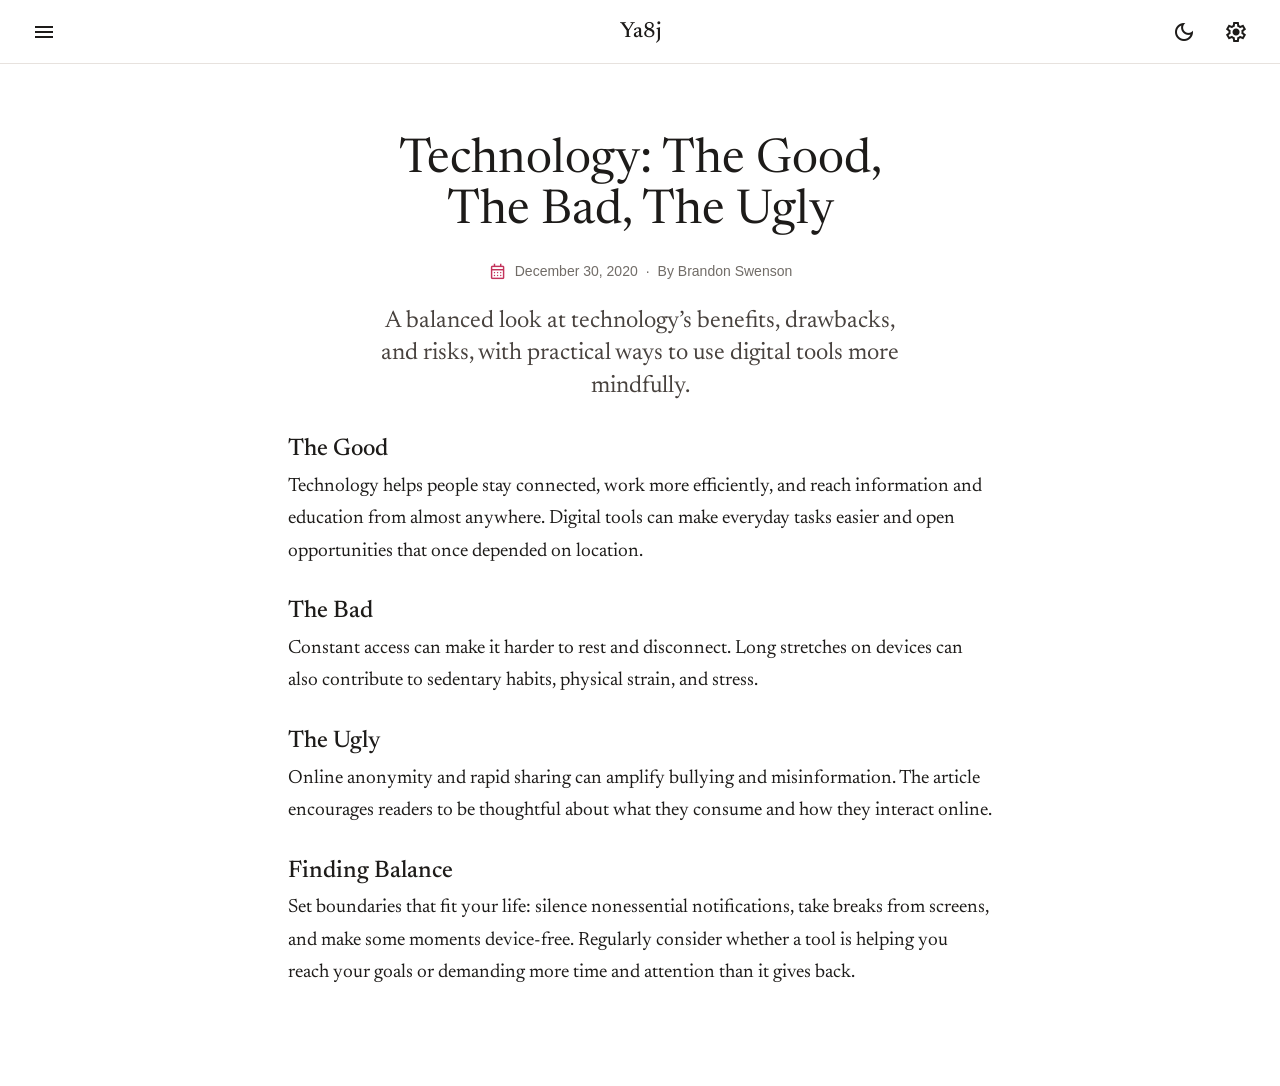
<file: school/html-performance-task/page.html>
<!DOCTYPE html>
<html lang="en">
<head>
    <meta charset="UTF-8">
    <meta name="viewport" content="width=device-width, initial-scale=1.0">
    <title>Blog</title>

    <link rel="stylesheet" href="https://fonts.googleapis.com/css2?family=Material+Symbols+Outlined" />
    <link rel="stylesheet" href="https://fonts.googleapis.com/css2?xfamily=DM+Sans:wght@400;500;600;700&family=Libre+Baskerville:wght@400;700&family=Lora:wght@400;500;600&family=Literata:opsz,wght@7..72,400;7..72,500;7..72,600&family=Newsreader:opsz,wght@6..72,400;6..72,500;6..72,600&display=swap" />
    <link rel="icon" type="image/svg+xml" href="favicon.svg" />
    <link rel="stylesheet" href="style.css" />

</head>
<body>
    <div class="top_bar">
        <div class="left_nav_icons">        
            <button class="icon_button" id="menu-button" type="button" aria-label="Open menu" aria-haspopup="dialog" aria-controls="menu-sheet">
                <span class="material-symbols-outlined">menu</span>
            </button>
            </div>

        <div class="title">
            <h1>Ya8j</h1>
        </div>

        <div class="right_nav_icons">
            <button class="dark_mode_button icon_button" type="button" aria-label="Enable dark mode" aria-pressed="false">
                <span class="material-symbols-outlined">dark_mode</span>
            </button>

            <button class="settings_button icon_button" id="settings-button" type="button" aria-label="Reading settings" aria-haspopup="dialog" aria-controls="settings-sheet">
                <span class="material-symbols-outlined">settings</span>
            </button>
        </div>
    </div>

    <div class="article">
        <div class="header_box">
            <div class="article_header">
                <h2>Technology: The Good, The Bad, The Ugly</h2>

                <div class="article_info">
                    <span class="material-symbols-outlined">calendar_month</span>
                    <span>December 30, 2020</span>
                    <span aria-hidden="true">·</span>
                    <span>By Brandon Swenson</span>
                </div>
            </div>
             
            <div class="subheader">
                <h3>A balanced look at technology’s benefits, drawbacks, and risks, with practical ways to use digital tools more mindfully.</h3>
            </div>
        </div>

        <div class="content">
            <section>
                <h3>The Good</h3>
                <p>Technology helps people stay connected, work more efficiently, and reach information and education from almost anywhere. Digital tools can make everyday tasks easier and open opportunities that once depended on location.</p>
            </section>
            <section>
                <h3>The Bad</h3>
                <p>Constant access can make it harder to rest and disconnect. Long stretches on devices can also contribute to sedentary habits, physical strain, and stress.</p>
            </section>
            <section>
                <h3>The Ugly</h3>
                <p>Online anonymity and rapid sharing can amplify bullying and misinformation. The article encourages readers to be thoughtful about what they consume and how they interact online.</p>
            </section>
            <section>
                <h3>Finding Balance</h3>
                <p>Set boundaries that fit your life: silence nonessential notifications, take breaks from screens, and make some moments device-free. Regularly consider whether a tool is helping you reach your goals or demanding more time and attention than it gives back.</p>
            </section>
        </div>
    </div>


    <dialog class="side_sheet settings_sheet" id="settings-sheet" aria-labelledby="settings-title">
        <div class="right_sheet">
            <header class="settings_header">
                <h2 id="settings-title">Reading settings</h2>
                <button class="settings_close" type="button" aria-label="Close settings">
                    <span class="material-symbols-outlined">close</span>
                </button>
            </header>
            <div class="settings_controls">
                <div class="setting_group">
                    <label class="setting_label" for="font-picker">Reading font</label>
                    <select id="font-picker">
                        <option value="newsreader">Newsreader</option>
                        <option value="libre-baskerville">Libre Baskerville</option>
                        <option value="lora">Lora</option>
                        <option value="literata">Literata</option>
                    </select>
                </div>
            </div>
        </div>
    </dialog>

    <dialog class="side_sheet menu_sheet" id="menu-sheet" aria-labelledby="menu-sheet-title">
        <div class="right_sheet">
            <header class="settings_header">
                <h2 id="menu-sheet-title">Menu</h2>
                <button class="settings_close" type="button" aria-label="Close menu">
                    <span class="material-symbols-outlined">close</span>
                </button>
            </header>
            <p class="coming_soon">Coming soon</p>
        </div>
    </dialog>
    <script src="logic.js"></script>

</body>
</html>
</file>
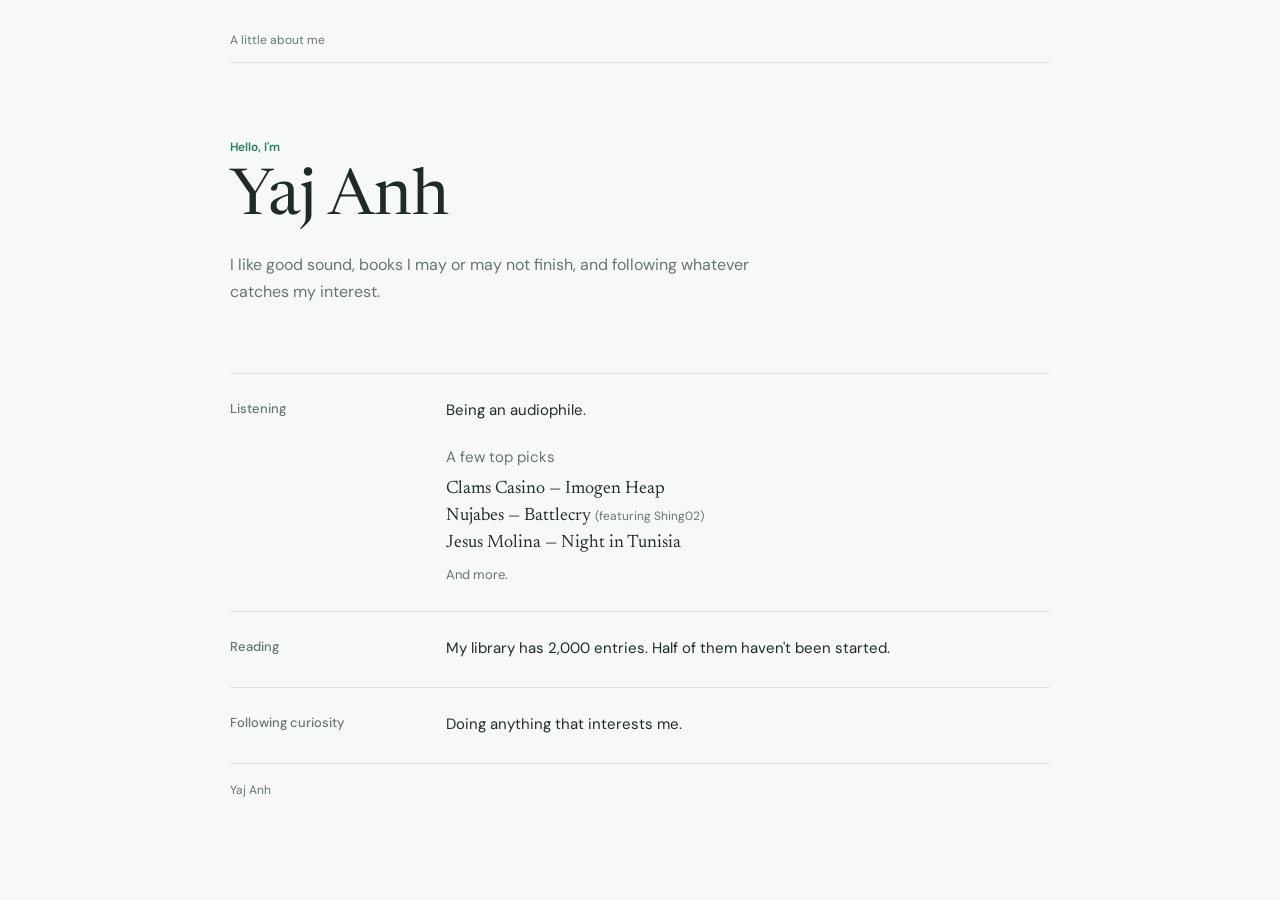
<file: src/me/about_me.html>
<!DOCTYPE html>
<html lang="en">
<head>
    <meta charset="UTF-8">
    <meta name="viewport" content="width=device-width, initial-scale=1.0">
    <meta name="description" content="A little about Yaj Anh: music, reading, and following curiosity.">
    <title>About | Yaj Anh</title>
    <link rel="icon" type="image/png" href="../../logo.png">
    <link rel="preconnect" href="https://fonts.googleapis.com">
    <link rel="preconnect" href="https://fonts.gstatic.com" crossorigin>
    <link href="https://fonts.googleapis.com/css2?family=DM+Sans:wght@400;500;600&family=Newsreader:opsz,wght@6..72,400;6..72,500;6..72,600&display=swap" rel="stylesheet">
    <style>
        :root {
            color-scheme: light;
            --ink: #202b27;
            --muted: #68756f;
            --line: #dce4df;
            --accent: #287c65;
            --paper: #f7f9f7;
            --serif: "Newsreader", Georgia, serif;
            --sans: "DM Sans", sans-serif;
        }

        * {
            box-sizing: border-box;
        }

        body {
            min-height: 100vh;
            margin: 0;
            background: var(--paper);
            color: var(--ink);
            font-family: var(--sans);
            -webkit-font-smoothing: antialiased;
        }

        .about-page {
            width: min(100% - 48px, 820px);
            margin: 0 auto;
            padding: 32px 0 28px;
        }

        .page-label,
        .eyebrow,
        .detail-label,
        .page-footer {
            color: var(--muted);
            font-size: 12px;
        }

        .page-label {
            padding-bottom: 14px;
            border-bottom: 1px solid var(--line);
        }

        .intro {
            max-width: 620px;
            padding: 76px 0 68px;
        }

        .eyebrow {
            margin: 0 0 12px;
            color: var(--accent);
            font-weight: 600;
        }

        h1 {
            margin: 0;
            font-family: var(--serif);
            font-size: 64px;
            font-weight: 400;
            line-height: 1;
        }

        .intro-copy {
            max-width: 48ch;
            margin: 20px 0 0;
            color: var(--muted);
            font-size: 16px;
            line-height: 1.7;
        }

        .interests {
            border-top: 1px solid var(--line);
        }

        .interest-row {
            display: grid;
            grid-template-columns: 180px minmax(0, 1fr);
            gap: 36px;
            padding: 24px 0 26px;
            border-bottom: 1px solid var(--line);
        }

        .interest-row h2 {
            margin: 2px 0 0;
            color: var(--muted);
            font-size: 13px;
            font-weight: 500;
        }

        .interest-row p {
            margin: 0;
            font-size: 15px;
            line-height: 1.65;
        }

        .detail-label {
            margin-top: 22px !important;
        }

        .track-list {
            display: grid;
            gap: 9px;
            margin: 10px 0 0;
            padding: 0;
            list-style: none;
            font-family: var(--serif);
            font-size: 18px;
        }

        .track-list span,
        .muted {
            color: var(--muted);
        }

        .track-list span {
            font-family: var(--sans);
            font-size: 12px;
        }

        .muted {
            margin-top: 12px !important;
            font-size: 13px !important;
        }

        .page-footer {
            padding-top: 18px;
        }

        @media (max-width: 600px) {
            .about-page {
                width: min(100% - 40px, 820px);
                padding-top: 24px;
            }

            .intro {
                padding: 64px 0 52px;
            }

            h1 {
                font-size: 48px;
            }

            .interest-row {
                grid-template-columns: 1fr;
                gap: 12px;
                padding: 20px 0 22px;
            }

            .track-list {
                font-size: 17px;
            }
        }
    </style>
</head>
<body>
    <main class="about-page">
        <div class="page-label">A little about me</div>

        <header class="intro">
            <p class="eyebrow">Hello, I'm</p>
            <h1>Yaj Anh</h1>
            <p class="intro-copy">I like good sound, books I may or may not finish, and following whatever catches my interest.</p>
        </header>

        <section class="interests" aria-label="A few things I enjoy">
            <article class="interest-row">
                <h2>Listening</h2>
                <div>
                    <p>Being an audiophile.</p>
                    <p class="detail-label">A few top picks</p>
                    <ul class="track-list">
                        <li>Clams Casino — Imogen Heap</li>
                        <li>Nujabes — Battlecry <span>(featuring Shing02)</span></li>
                        <li>Jesus Molina — Night in Tunisia</li>
                    </ul>
                    <p class="muted">And more.</p>
                </div>
            </article>

            <article class="interest-row">
                <h2>Reading</h2>
                <p>My library has 2,000 entries. Half of them haven't been started.</p>
            </article>

            <article class="interest-row">
                <h2>Following curiosity</h2>
                <p>Doing anything that interests me.</p>
            </article>
        </section>

        <footer class="page-footer">Yaj Anh</footer>
    </main>
</body>
</html>
</file>
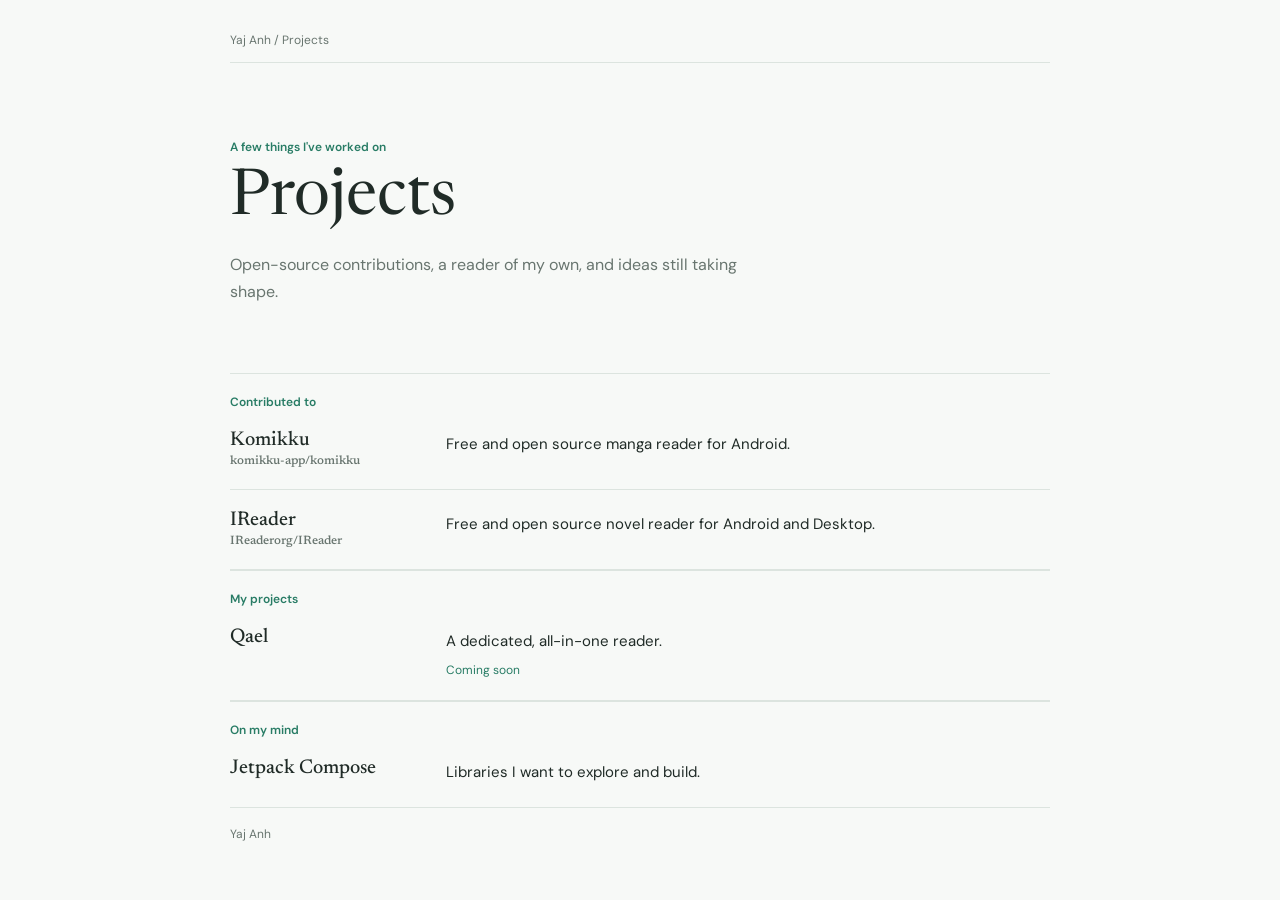
<file: src/me/github_projects.html>
<!DOCTYPE html>
<html lang="en">
<head>
    <meta charset="UTF-8">
    <meta name="viewport" content="width=device-width, initial-scale=1.0">
    <meta name="description" content="Open-source contributions, personal projects, and ideas from Yaj Anh.">
    <title>Projects | Yaj Anh</title>
    <link rel="icon" type="image/png" href="../../logo.png">
    <link rel="preconnect" href="https://fonts.googleapis.com">
    <link rel="preconnect" href="https://fonts.gstatic.com" crossorigin>
    <link href="https://fonts.googleapis.com/css2?family=DM+Sans:wght@400;500;600&family=Newsreader:opsz,wght@6..72,400;6..72,500;6..72,600&display=swap" rel="stylesheet">
    <style>
        :root {
            color-scheme: light;
            --ink: #202b27;
            --muted: #68756f;
            --line: #dce4df;
            --accent: #287c65;
            --paper: #f7f9f7;
            --serif: "Newsreader", Georgia, serif;
            --sans: "DM Sans", sans-serif;
        }

        * {
            box-sizing: border-box;
        }

        body {
            min-height: 100vh;
            margin: 0;
            background: var(--paper);
            color: var(--ink);
            font-family: var(--sans);
            -webkit-font-smoothing: antialiased;
        }

        .projects-page {
            width: min(100% - 48px, 820px);
            margin: 0 auto;
            padding: 32px 0 28px;
        }

        .page-label,
        .eyebrow,
        .repo-name,
        .page-footer {
            color: var(--muted);
            font-size: 12px;
        }

        .page-label {
            padding-bottom: 14px;
            border-bottom: 1px solid var(--line);
        }

        .intro {
            max-width: 620px;
            padding: 76px 0 68px;
        }

        .eyebrow {
            margin: 0 0 12px;
            color: var(--accent);
            font-weight: 600;
        }

        h1 {
            margin: 0;
            font-family: var(--serif);
            font-size: 64px;
            font-weight: 400;
            line-height: 1;
        }

        .intro-copy {
            max-width: 48ch;
            margin: 20px 0 0;
            color: var(--muted);
            font-size: 16px;
            line-height: 1.7;
        }

        .project-section {
            border-top: 1px solid var(--line);
        }

        .section-heading {
            margin: 0;
            padding: 20px 0 0;
            color: var(--accent);
            font-size: 12px;
            font-weight: 600;
        }

        .project-row {
            display: grid;
            grid-template-columns: 180px minmax(0, 1fr);
            gap: 36px;
            padding: 20px 0 22px;
            border-bottom: 1px solid var(--line);
        }

        .project-row h3 {
            margin: 0;
            font-family: var(--serif);
            font-size: 20px;
            font-weight: 500;
        }

        .project-row a {
            color: inherit;
            text-decoration-color: transparent;
            text-underline-offset: 3px;
            transition: color 140ms ease, text-decoration-color 140ms ease;
        }

        .project-row a:hover {
            color: var(--accent);
            text-decoration-color: currentColor;
        }

        .repo-name {
            display: block;
            margin-top: 5px;
        }

        .project-description {
            margin: 2px 0 0;
            font-size: 15px;
            line-height: 1.65;
        }

        .project-status {
            margin: 8px 0 0;
            color: var(--accent);
            font-size: 12px;
        }

        .page-footer {
            padding-top: 18px;
        }

        @media (max-width: 600px) {
            .projects-page {
                width: min(100% - 40px, 820px);
                padding-top: 24px;
            }

            .intro {
                padding: 64px 0 52px;
            }

            h1 {
                font-size: 48px;
            }

            .project-row {
                grid-template-columns: 1fr;
                gap: 10px;
                padding: 18px 0 20px;
            }
        }
    </style>
</head>
<body>
    
    <main class="projects-page">
        <div class="page-label">Yaj Anh / Projects</div>

        <header class="intro">
            <p class="eyebrow">A few things I've worked on</p>
            <h1>Projects</h1>
            <p class="intro-copy">Open-source contributions, a reader of my own, and ideas still taking shape.</p>
        </header>

        <section class="project-section" aria-labelledby="contributed-heading">
            <h2 class="section-heading" id="contributed-heading">Contributed to</h2>
            <article class="project-row">
                <h3><a href="https://github.com/komikku-app/komikku" target="_blank" rel="noopener noreferrer">Komikku</a><span class="repo-name">komikku-app/komikku</span></h3>
                <p class="project-description">Free and open source manga reader for Android.</p>
            </article>
            <article class="project-row">
                <h3><a href="https://github.com/IReaderorg/IReader" target="_blank" rel="noopener noreferrer">IReader</a><span class="repo-name">IReaderorg/IReader</span></h3>
                <p class="project-description">Free and open source novel reader for Android and Desktop.</p>
            </article>
        </section>

        <section class="project-section" aria-labelledby="personal-heading">
            <h2 class="section-heading" id="personal-heading">My projects</h2>
            <article class="project-row">
                <h3>Qael</h3>
                <div>
                    <p class="project-description">A dedicated, all-in-one reader.</p>
                    <p class="project-status">Coming soon</p>
                </div>
            </article>
        </section>

        <section class="project-section" aria-labelledby="plans-heading">
            <h2 class="section-heading" id="plans-heading">On my mind</h2>
            <article class="project-row">
                <h3>Jetpack Compose</h3>
                <p class="project-description">Libraries I want to explore and build.</p>
            </article>
        </section>

        <footer class="page-footer">Yaj Anh</footer>
    </main>
</body>
</html>
</file>
<file: school/html-performance-task/style.css>
:root {
	color-scheme: light;
	--ink: #1d1b19;
	--muted: #716c67;
	--line: #e7e2de;
	--accent: #c3335b;
	--surface: #fff;
	--subheader: #48423e;
	--reading-font: "Newsreader", Georgia, serif;
	--reading-font-size: 1.2rem;
	--reading-line-height: 1.7;
	--article-width: 44rem;
}

* {
	box-sizing: border-box;
}

body,
body * {
	transition: color 240ms ease, background-color 240ms ease, border-color 240ms ease, box-shadow 240ms ease;
}

body {
	margin: 0;
	background: var(--surface);
	color: var(--ink);
	font-family: "DM Sans", sans-serif;
	-webkit-font-smoothing: antialiased;
}

body.darkmode {
	color-scheme: dark;
	--ink: #e7e2de;
	--muted: #a39d97;
	--line: #3c3a37;
	--accent: #c3335b;
	--surface: #1d1b19;
	--subheader: #c9c4bf;
	background: var(--surface);
}

.material-symbols-outlined {
	display: inline-block;
	font-family: "Material Symbols Outlined";
	font-weight: normal;
	font-style: normal;
	font-size: 24px;
	line-height: 1;
	letter-spacing: normal;
	text-transform: none;
	white-space: nowrap;
	word-wrap: normal;
	direction: ltr;
	font-feature-settings: "liga";
	-webkit-font-feature-settings: "liga";
	-webkit-font-smoothing: antialiased;
}

.top_bar {
	display: grid;
	grid-template-columns: 1fr auto 1fr;
	align-items: center;
	min-height: 4rem;
	padding: 0 1.5rem;
	border-bottom: 1px solid var(--line);
	background: var(--surface);
}

.icon_button {
	display: grid;
	width: 2.5rem;
	height: 2.5rem;
	place-items: center;
	padding: 0.25rem;
	border: 0;
	border-radius: 50%;
	background: transparent;
	color: inherit;
	cursor: pointer;
}

.icon_button:hover {
	background: color-mix(in srgb, var(--line) 55%, transparent);
}

.icon_button:focus-visible {
	outline: 2px solid var(--accent);
	outline-offset: 3px;
}

.left_nav_icons {
	display: flex;
	align-items: center;
	gap: 0.75rem;
	color: var(--ink);
	justify-self: start;
}

.right_nav_icons {
	display: flex;
	align-items: center;
	gap: 0.75rem;
	color: var(--ink);
	justify-self: end;
}

.title {
	grid-column: 2;
	justify-self: center;
	min-width: 0;
	max-width: min(24rem, 55vw);
}

.title h1 {
	overflow: hidden;
	margin: 0;
	font-family: "Newsreader", Georgia, serif;
	font-size: 1.375rem;
	font-weight: 500;
	line-height: 1;
	text-align: center;
	text-overflow: ellipsis;
	white-space: nowrap;
}

.article {
	width: min(calc(100% - 2rem), var(--article-width));
	margin: 4.5rem auto 6rem;
}

.article_header h2 {
	max-width: 19ch;
	margin: 0 auto;
	font-family: var(--reading-font);
	font-size: 3rem;
	font-weight: 400;
	line-height: 1.06;
	text-align: center;
}

.article_info {
	display: flex;
	align-items: center;
	justify-content: center;
	gap: 0.5rem;
	margin-top: 1.5rem;
	color: var(--muted);
	font-size: 0.875rem;
}

.article_info .material-symbols-outlined {
	color: var(--accent);
	font-size: 1.2rem;
}

.subheader h3 {
	max-width: 42ch;
	margin: 1.5rem auto 0;
	color: var(--subheader);
	font-family: var(--reading-font);
	font-size: 1.5rem;
	font-weight: 400;
	line-height: 1.35;
	text-align: center;
}

.content {
	margin-top: 2rem;
}

.content section + section {
	margin-top: 1.75rem;
}

.content h3 {
	margin: 0 0 0.4rem;
	font-family: var(--reading-font);
	font-size: 1.5rem;
	font-weight: 500;
	line-height: 1.25;
}

.content p {
	max-width: 66ch;
	margin: 0 auto;
	font-family: var(--reading-font);
	font-size: var(--reading-font-size);
	line-height: var(--reading-line-height);
	text-align: left;
}

@keyframes fade-in-slide-up {
	from {
		opacity: 0;
		transform: translateY(14px);
	}
	to {
		opacity: 1;
		transform: translateY(0);
	}
}

@media (prefers-reduced-motion: no-preference) {
	.title h1,
	.article_header h2,
	.article_info,
	.subheader h3,
	.content section {
		animation: fade-in-slide-up 650ms cubic-bezier(0.22, 1, 0.36, 1) both;
	}

	.title h1 {
		animation-delay: 40ms;
	}

	.article_header h2 {
		animation-delay: 120ms;
	}

	.article_info {
		animation-delay: 200ms;
	}

	.subheader h3 {
		animation-delay: 280ms;
	}

	.content section:nth-child(1) {
		animation-delay: 380ms;
	}

	.content section:nth-child(2) {
		animation-delay: 500ms;
	}

	.content section:nth-child(3) {
		animation-delay: 620ms;
	}

	.content section:nth-child(4) {
		animation-delay: 740ms;
	}
}

.side_sheet {
	position: fixed;
	inset: 0 0 0 auto;
	width: min(25rem, 100%);
	max-width: none;
	height: 100dvh;
	max-height: none;
	margin: 0;
	padding: 0;
	overflow: auto;
	border: 0;
	border-radius: 0;
	background: var(--surface);
	color: var(--ink);
	box-shadow: -1rem 0 3rem rgb(0 0 0 / 18%);
	transform: translateX(100%);
	opacity: 0;
	transition: transform 320ms cubic-bezier(0.22, 1, 0.36, 1), opacity 240ms ease, color 240ms ease, background-color 240ms ease, border-color 240ms ease, box-shadow 240ms ease, display 320ms allow-discrete, overlay 320ms allow-discrete;
}

.side_sheet[open] {
	transform: translateX(0);
	opacity: 1;
}

.side_sheet::backdrop {
	background-color: transparent;
	transition: background-color 240ms ease, display 320ms allow-discrete, overlay 320ms allow-discrete;
}

.side_sheet[open]::backdrop {
	background-color: rgb(0 0 0 / 38%);
}

@starting-style {
	.side_sheet[open] {
		transform: translateX(100%);
		opacity: 0;
	}

	.side_sheet[open]::backdrop {
		background-color: transparent;
	}
}

.menu_sheet {
	inset: 0 auto 0 0;
	box-shadow: 1rem 0 3rem rgb(0 0 0 / 18%);
	transform: translateX(-100%);
}

.menu_sheet[open] {
	transform: translateX(0);
}

@starting-style {
	.menu_sheet[open] {
		transform: translateX(-100%);
		opacity: 0;
	}
}

.right_sheet {
	display: flex;
	min-height: 100%;
	flex-direction: column;
	padding: 1.5rem;
}

.settings_header,
.setting_heading {
	display: flex;
	align-items: center;
	justify-content: space-between;
	gap: 1rem;
}

.settings_header {
	padding-bottom: 1.25rem;
	border-bottom: 1px solid var(--line);
}

.settings_header h2 {
	margin: 0;
	font-family: "Newsreader", Georgia, serif;
	font-size: 1.75rem;
	font-weight: 500;
}

.settings_controls {
	display: grid;
	gap: 1.75rem;
	padding: 1.5rem 0;
}

.setting_group {
	display: grid;
	gap: 0.75rem;
}

.setting_label {
	font-size: 0.95rem;
	font-weight: 600;
}

.setting_group select {
	width: 100%;
	min-height: 2.75rem;
	padding: 0.5rem 0.75rem;
	border: 1px solid var(--line);
	border-radius: 0.5rem;
	background: var(--surface);
	color: var(--ink);
	font: inherit;
}

.coming_soon {
	margin: 2rem 0 0;
	color: var(--muted);
	font-family: var(--reading-font);
	font-size: 1.25rem;
}

.settings_close {
	display: grid;
	width: 2.5rem;
	height: 2.5rem;
	place-items: center;
	border: 1px solid var(--line);
	border-radius: 50%;
	background: transparent;
	color: inherit;
	cursor: pointer;
}

.settings_controls {
	display: grid;
	gap: 1.75rem;
	padding: 1.5rem 0;
}

.setting_group {
	display: grid;
	gap: 0.75rem;
}

.setting_label {
	font-size: 0.95rem;
	font-weight: 600;
}

.setting_heading output {
	color: var(--muted);
	font-size: 0.875rem;
	font-variant-numeric: tabular-nums;
}

.setting_group select {
	width: 100%;
	min-height: 2.75rem;
	padding: 0.5rem 0.75rem;
	border: 1px solid var(--line);
	border-radius: 0.5rem;
	background: var(--surface);
	color: var(--ink);
	font: inherit;
}

.setting_group input[type="range"] {
	width: 100%;
	accent-color: var(--accent);
}

.range_labels {
	display: flex;
	justify-content: space-between;
	color: var(--muted);
	font-size: 0.8rem;
}

.reset_settings {
	min-height: 2.75rem;
	margin-top: auto;
	border: 1px solid var(--line);
	border-radius: 0.5rem;
	background: transparent;
	color: inherit;
	font: inherit;
	font-weight: 600;
	cursor: pointer;
}

.settings_close:focus-visible,
.setting_group select:focus-visible,
.setting_group input:focus-visible,
.reset_settings:focus-visible {
	outline: 2px solid var(--accent);
	outline-offset: 3px;
}

@media (max-width: 600px) {
	.top_bar {
		min-height: 3.75rem;
		gap: 0.75rem;
		padding: 0 1rem;
	}

	.title h1 {
		font-size: 1.2rem;
	}

	.article {
		margin-top: 3rem;
	}

	.article_header h2 {
		font-size: 2.5rem;
	}

	.subheader h3 {
		font-size: 1.35rem;
	}

	.content p {
		font-size: var(--reading-font-size);
	}

	.right_sheet {
		padding: 1.25rem;
	}

	.side_sheet,
	.menu_sheet {
		inset: auto 0 0;
		width: 100%;
		height: auto;
		min-height: min(20rem, 80dvh);
		max-height: 80dvh;
		border-radius: 1rem 1rem 0 0;
		box-shadow: 0 -1rem 3rem rgb(0 0 0 / 18%);
		transform: translateY(100%);
	}

	.side_sheet[open],
	.menu_sheet[open] {
		transform: translateY(0);
	}

	@starting-style {
		.side_sheet[open],
		.menu_sheet[open] {
			transform: translateY(100%);
			opacity: 0;
		}
	}
}

@media (prefers-reduced-motion: reduce) {
	body,
	body * {
		transition-duration: 0s !important;
	}

	.side_sheet,
	.side_sheet[open] {
		transform: none;
		opacity: 1;
		transition: none;
	}

	.side_sheet::backdrop {
		transition: none;
	}
}
</file>
